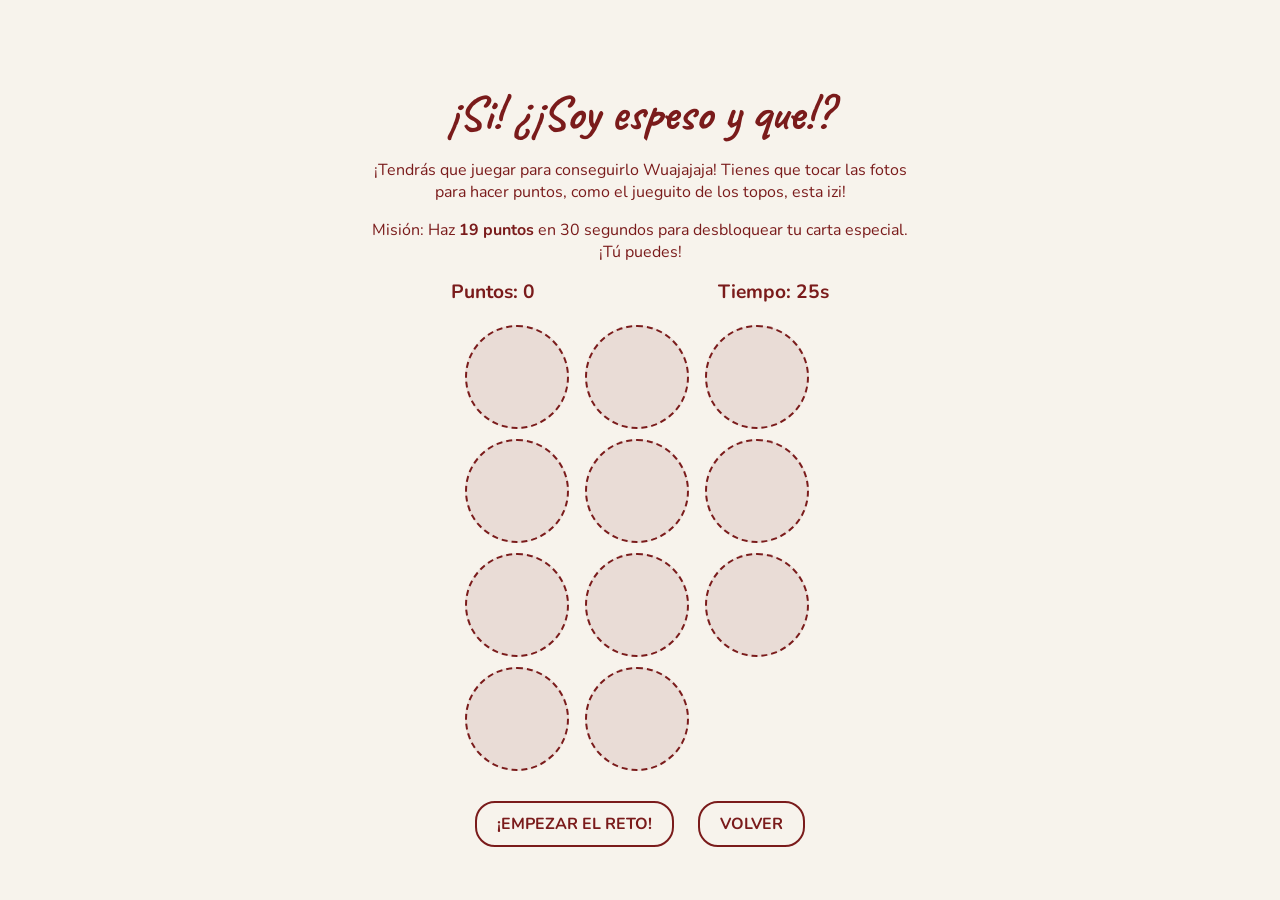
<file: juego.html>
<!DOCTYPE html>
<html lang="es">
<head>
    <meta charset="UTF-8">
    <meta name="viewport" content="width=device-width, initial-scale=1.0">
    <title>Atrapa mi Amor</title>
    <link href="https://fonts.googleapis.com/css2?family=Caveat:wght@400;700&family=Nunito:wght@400;700&display=swap" rel="stylesheet">
    <link rel="stylesheet" href="style.css">
</head>
<body>
    <div class="container">
        <h2>¡Si! ¿¡Soy espeso y que!?</h2>
        <p>¡Tendrás que juegar para conseguirlo Wuajajaja! Tienes que tocar las fotos para hacer puntos, como el jueguito de los topos, esta izi!</p>
        
        <p>Misión: Haz <strong>19 puntos</strong> en 30 segundos para desbloquear tu carta especial. ¡Tú puedes!</p>
        
        <div class="stats">
            <div>Puntos: <span id="score">0</span></div>
            <div>Tiempo: <span id="time">25</span>s</div>
        </div>

        <div class="game-container">
            <div class="hole" onclick="bonk(this)"><img src="a2.jpg" class="target"></div>
            <div class="hole" onclick="bonk(this)"><img src="a6.jpg" class="target"></div>
            <div class="hole" onclick="bonk(this)"><img src="a5.jpg" class="target"></div>
            <div class="hole" onclick="bonk(this)"><img src="a4.jpg" class="target"></div>
            <div class="hole" onclick="bonk(this)"><img src="a7.jpeg" class="target"></div>
            <div class="hole" onclick="bonk(this)"><img src="a8.jpeg" class="target"></div>
            <div class="hole" onclick="bonk(this)"><img src="a9.jpeg" class="target"></div>
            <div class="hole" onclick="bonk(this)"><img src="a10.jpeg" class="target"></div>
            <div class="hole" onclick="bonk(this)"><img src="a11.jpeg" class="target"></div>
            <div class="hole" onclick="bonk(this)"><img src="a12.jpeg" class="target"></div>
            <div class="hole" onclick="bonk(this)"><img src="a13.jpeg" class="target"></div>
            
        </div>

        <button id="start-btn" onclick="startGame()">¡EMPEZAR EL RETO!</button>
        <button onclick="window.location.href='menu.html'">VOLVER</button>
    </div>

    

    <script>
        const holes = document.querySelectorAll('.hole');
        const scoreBoard = document.querySelector('#score');
        const timeBoard = document.querySelector('#time');
        let lastHole;
        let timeUp = false;
        let score = 0;
        let countdown;

        function randomTime(min, max) {
            return Math.round(Math.random() * (max - min) + min);
        }

        function randomHole(holes) {
            const idx = Math.floor(Math.random() * holes.length);
            const hole = holes[idx];
            if (hole === lastHole) return randomHole(holes);
            lastHole = hole;
            return hole;
        }

        function peep() {
            // Bajé un poquitito el tiempo máximo (de 1200 a 1000) para que salgan más rápido y sea posible hacer los 30 puntos
            const time = randomTime(500, 1000); 
            const hole = randomHole(holes);
            hole.classList.add('up');
            setTimeout(() => {
                hole.classList.remove('up');
                if (!timeUp) peep();
            }, time);
        }

        function startGame() {
            scoreBoard.textContent = 0;
            timeBoard.textContent = 30;
            score = 0;
            timeUp = false;
            document.getElementById('start-btn').style.display = 'none';
            
            peep();
            
            let timeLeft = 30;
            countdown = setInterval(() => {
                timeLeft--;
                timeBoard.textContent = timeLeft;
                
                // AQUÍ ESTÁ LA NUEVA LÓGICA DE VICTORIA O DERROTA
                if (timeLeft <= 0) {
                    clearInterval(countdown);
                    timeUp = true;
                    
                    if (score >= 19) {
                        // Si gana, le damos el pase
                        alert('¡ESO! Hiciste ' + score + ' puntos. Bien mi vida, ahora sí puedes leer tu carta ❤️');
                        window.location.href = 'letter.html';
                    } else {
                        // Si pierde, calculamos cuánto le faltó
                        let faltantes = 19 - score;
                        alert('¡Uy! Hiciste ' + score + ' puntos. Que noob! Te faltaron ' + faltantes + ' puntitos para pasar... ¡Tú puedes, inténtalo de nuevo!');
                        // Volvemos a mostrar el botón para que reinicie
                        document.getElementById('start-btn').style.display = 'inline-block';
                        document.getElementById('start-btn').textContent = 'REINTENTAR';
                    }
                }
            }, 1000);
        }

        function bonk(e) {
            if (!e.classList.contains('up')) return;
            score++;
            e.classList.remove('up');
            scoreBoard.textContent = score;
        }
    </script>
</body>
</html>
</file>
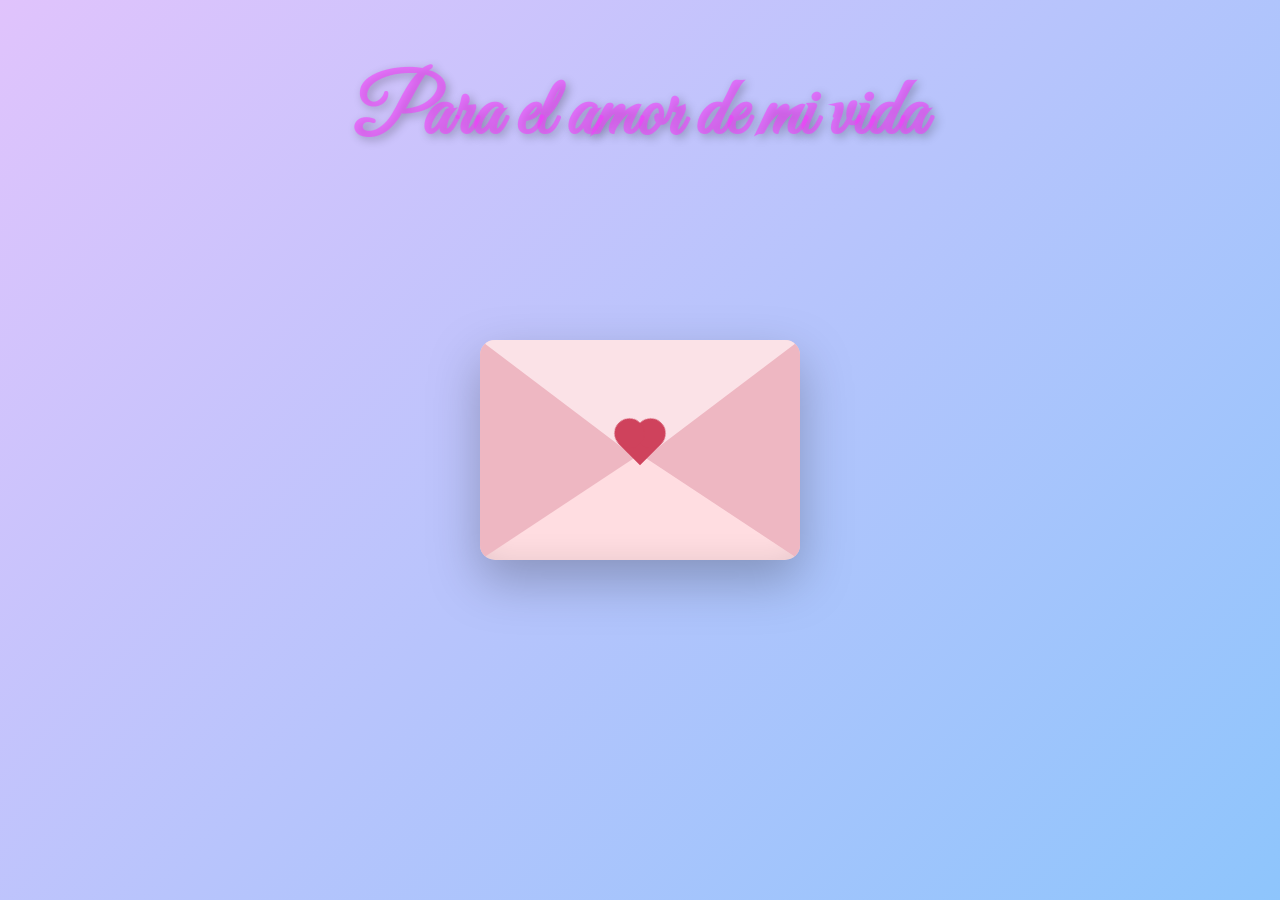
<file: letter.html>
<!DOCTYPE html>
<html lang="es">
<head>
    <meta charset="UTF-8">
    <meta name="viewport" content="width=device-width, initial-scale=1.0">
    <link rel="preconnect" href="https://fonts.googleapis.com">
    <link rel="preconnect" href="https://fonts.gstatic.com" crossorigin>
    <link href="https://fonts.googleapis.com/css2?family=Great+Vibes&family=Lora:ital,wght@0,400;1,400&family=Parisienne&display=swap" rel="stylesheet">
    <link rel="icon" href="data:image/svg+xml,<svg xmlns=%22http://www.w3.org/2000/svg%22 viewBox=%220 0 100 100%22><text y=%22.9em%22 font-size=%2290%22>💌</text></svg>">

    <title>Un Mensaje Especial para Ti</title>

    <style>
        :root {
            --color-fondo-gradiente-1: #e0c3fc;
            --color-fondo-gradiente-2: #8ec5fc;
            --color-sobre-cuerpo: #ffdde1;
            --color-sobre-solapa: #eeb7c2;
            --color-sobre-solapa-superior: #fbe2e7;
            --color-carta: #fdfbfb;
            --color-sello: #cf425c;
            --color-sombra-fuerte: rgba(0, 0, 0, 0.25);
            --color-sombra-suave: rgba(0, 0, 0, 0.1);
            --color-texto: #3a3a3a;
            --color-firma: #c91515;
            --fuente-titulo: 'Great Vibes', cursive;
            --fuente-fecha: 'Lora', serif;
            --fuente-carta: 'Parisienne', cursive;
            --duracion-apertura: 1.7s;
        }

        #loader {
            position: fixed; top: 0; left: 0; width: 100%; height: 100%;
            background: #f0f0f0; display: flex; justify-content: center; align-items: center;
            flex-direction: column; z-index: 1000; transition: opacity 0.7s ease, visibility 0.7s ease;
        }
        #loader.hidden { opacity: 0; visibility: hidden; }
        .loader-icon { font-size: 80px; color: var(--color-sello); }
        .progress-bar-container {
            width: 250px; height: 15px; background-color: #e0e0e0;
            border-radius: 10px; overflow: hidden; margin-top: 20px;
            box-shadow: inset 0 1px 3px rgba(0,0,0,0.1);
        }
        .progress-bar {
            width: 0%; height: 100%; background-color: var(--color-sello);
            border-radius: 10px; transition: width 0.3s ease;
        }
        #progress-percentage {
            margin-top: 10px; font-family: 'Lora', serif;
            font-size: 1rem; color: #555;
        }

        body {
            margin: 0; padding: 20px; box-sizing: border-box;
            display: flex; flex-direction: column; justify-content: center; align-items: center;
            min-height: 100vh;
            background: linear-gradient(135deg, var(--color-fondo-gradiente-1) 0%, var(--color-fondo-gradiente-2) 100%), 
                url('https://drive.google.com/thumbnail?id=1uv9wOVYu8h8PbX4EDBPl4YUm0ZMYNOj1&sz=w1000');
            background-size: cover; background-position: center;
            background-blend-mode: screen; overflow: hidden;
            
            -webkit-user-select: none;
            -moz-user-select: none;
            -ms-user-select: none;
            user-select: none;
            -webkit-tap-highlight-color: transparent;
        }
        
        .main-content {
            display: flex; flex-direction: column; align-items: center;
            justify-content: center;
        }

        /* TÍTULO CORREGIDO - AHORA NO EMPUJA EL SOBRE */
        h1 {
            font-family: var(--fuente-titulo); font-size: clamp(2.5rem, 10vw, 5rem);
            color: #f63afd93; text-shadow: 3px 3px 10px var(--color-sombra-fuerte);
            text-align: center; line-height: 1.1;
            position: absolute;
            top: 8vh; /* Controla la distancia desde arriba */
            left: 0;
            width: 100%;
            margin: 0;
            pointer-events: none; /* Para no bloquear clics */
        }

        .contenedor { perspective: 1500px; }

        .envoltura-sobre {
            position: relative; width: 320px; height: 220px;
            cursor: pointer;
            filter: drop-shadow(0px 20px 25px var(--color-sombra-fuerte));
            animation: latido 2.5s cubic-bezier(0.4, 0, 0.2, 1) infinite;
        }
        
        .envoltura-sobre.abierto, .envoltura-sobre.cerrando { animation: none; }

        @keyframes latido {
            0%, 100% { transform: scale(1); }
            50% { transform: scale(1.07); }
        }

        .sobre {
            position: absolute; width: 100%; height: 100%;
            background-color: var(--color-sobre-cuerpo);
            border-radius: 15px; box-shadow: inset 0 0 30px var(--color-sombra-suave);
        }
        
        .sobre::before {
            content: ''; position: absolute; top: 0; left: 0; width: 100%; height: 100%;
            border-radius: 15px;
            background: linear-gradient(225deg, var(--color-sobre-cuerpo) 50%, var(--color-sobre-solapa) 50%);
            opacity: 0; transition: opacity 0.5s calc(var(--duracion-apertura) * 0.5) ease;
        }
        .envoltura-sobre.abierto .sobre::before { opacity: 1; }

        .solapa {
            position: absolute; transform-style: preserve-3d;
            transition: transform 0.7s cubic-bezier(0.4, 0.0, 0.2, 1);
        }
        .solapa::after {
            content: ''; position: absolute; top: 0; left: 0; width: 100%; height: 100%;
            filter: drop-shadow(0 0 2px var(--color-sombra-suave));
            transform: translateZ(-1px);
        }
        
        .solapa-superior {
            top: 0; left: 0; width: 100%; height: 55%;
            background-color: var(--color-sobre-solapa-superior);
            clip-path: polygon(0 0, 100% 0, 50% 100%);
            border-radius: 15px 15px 0 0; transform-origin: top; z-index: 6;
        }
        .solapa-izquierda {
            top: 0; left: 0; width: 52%; height: 100%;
            background-color: var(--color-sobre-solapa);
            clip-path: polygon(0 0, 100% 50%, 0 100%);
            border-radius: 15px 0 0 15px; transform-origin: left; z-index: 5; transition-delay: 0.35s;
        }
        .solapa-derecha {
            top: 0; right: 0; width: 52%; height: 100%;
            background-color: var(--color-sobre-solapa);
            clip-path: polygon(100% 0, 0 50%, 100% 100%);
            border-radius: 0 15px 15px 0; transform-origin: right; z-index: 5; transition-delay: 0.35s;
        }
        .solapa-superior::after, .solapa-izquierda::after, .solapa-derecha::after { clip-path: inherit; }

        .corazon {
            position: absolute; top: 50%; left: 50%; width: 30px; height: 30px;
            background-color: var(--color-sello);
            transform: translate(-50%, -70%) rotate(45deg); z-index: 10;
            transition: transform 0.5s 0.2s ease-out, opacity 0.5s 0.2s ease-out;
        }
        .corazon::before, .corazon::after {
            content: ''; position: absolute; width: 30px; height: 30px;
            background-color: inherit; border-radius: 50%;
        }
        .corazon::before { top: -15px; left: 0; } .corazon::after { top: 0; left: -15px; }

        .corazon:hover, .corazon:active {
            animation: temblor-corazon 0.4s linear infinite;
        }

        @keyframes temblor-corazon {
            0% { transform: translate(-50%, -70%) rotate(45deg) scale(1.0); }
            25% { transform: translate(-50%, -70%) rotate(42deg) scale(1.1); }
            50% { transform: translate(-50%, -70%) rotate(45deg) scale(1.2); }
            75% { transform: translate(-50%, -70%) rotate(48deg) scale(1.1); }
            100% { transform: translate(-50%, -70%) rotate(45deg) scale(1.0); }
        }

        .carta {
            position: fixed; top: 50%; left: 50%;
            width: 320px; height: 220px;
            transform: translate(-50%, -40%) scale(1);
            opacity: 0; z-index: 1; pointer-events: none;
            background: var(--color-carta);
            border-radius: 10px; padding: 35px 25px 25px 25px; box-sizing: border-box;
            background-image: url('https://drive.google.com/thumbnail?id=1MD6SmwkJ_5hhSCON1E9oUV6CJqL2BTKb&sz=w1000');
            background-size: cover; background-position: center;
            background-blend-mode: screen; background-color: rgba(255, 255, 255, 0.88);
        }
        
        .envoltura-sobre.abierto .carta {
            animation: animacion-abrir-carta var(--duracion-apertura) 0.7s forwards cubic-bezier(0.18, 0.89, 0.32, 1.28);
            pointer-events: auto;
        }
        .envoltura-sobre.cerrando .carta {
            animation: animacion-cerrar-carta 1.2s forwards cubic-bezier(0.6, -0.28, 0.74, 0.05);
        }

        .envoltura-sobre.abierto .solapa-superior { transform: rotateX(180deg); z-index: 0; }
        .envoltura-sobre.abierto .solapa-izquierda { transform: rotateY(180deg); transition-delay: 0.3s; z-index: 0; }
        .envoltura-sobre.abierto .solapa-derecha { transform: rotateY(-180deg); transition-delay: 0.3s; z-index: 0; }
        .envoltura-sobre.abierto .corazon { transform: translateY(-200px) scale(0.5); opacity: 0; animation: none; }

        /* ALTURAS CORREGIDAS A 85vh PARA DEJAR MARGEN PERFECTO */
        @keyframes animacion-abrir-carta {
            0% { transform: translate(-50%, -40%) scale(1); opacity: 0; z-index: 1; }
            40% { transform: translate(-50%, -100%) scale(1.1); opacity: 1; z-index: 20; }
            100% {
                transform: translate(-50%, -50%) scale(1);
                opacity: 1; z-index: 30;
                width: 90vw; height: 85vh; max-width: 700px;
                top: 50%;
            }
        }
        @keyframes animacion-cerrar-carta {
            0% {
                transform: translate(-50%, -50%) scale(1);
                opacity: 1; z-index: 30;
                width: 90vw; height: 85vh; max-width: 700px;
                top: 50%;
            }
            60% { transform: translate(-50%, -100%) scale(1.1); opacity: 1; z-index: 20; }
            100% {
                transform: translate(-50%, -40%) scale(1);
                opacity: 0; z-index: 1;
                width: 320px; height: 220px;
            }
        }

        .btn-cerrar {
            position: absolute;
            top: 10px;
            right: 15px;
            background: none;
            border: none;
            font-size: 1.5rem;
            color: #666;
            cursor: pointer;
            display: none;
            z-index: 50;
            padding: 5px;
        }
        .envoltura-sobre.abierto .btn-cerrar { display: block; }

        .contenido { color: var(--color-texto); width: 100%; height: 100%; overflow: auto; padding-right: 15px; padding-bottom: 20px; }
        .contenido .fecha { display: block; text-align: right; font-size: 1.1rem; font-family: var(--fuente-fecha); font-style: italic; color: #888; margin-bottom: 20px; }
        .contenido .saludo { font-size: 2.2rem; margin-bottom: 15px; font-family: var(--fuente-carta); }
        .contenido .cuerpo { font-size: 1.2rem; line-height: 1.6; margin-bottom: 20px; font-family: var(--fuente-fecha); }
        .contenido .frase-resaltada { font-size: 2rem; font-family: var(--fuente-carta); text-align: center; color: var(--color-sello); margin: 30px 0; }
        .contenido .firma { font-size: 2.5rem; text-align: right; color: var(--color-firma); margin: 0; font-family: var(--fuente-carta); }

        .bloque-firma {
            display: flex; align-items: flex-end; justify-content: flex-end;
            gap: 20px; margin-top: 30px;
        }
        .imagen-recuerdo {
            width: 150px; height: auto; border-radius: 8px;
        }
        
        @media (max-width: 768px) {
            h1 { font-size: 2.9rem; top: 6vh; }
            .envoltura-sobre { width: 280px; height: 193px; }
            .contenido { padding-right: 5px;}
            .contenido .saludo { font-size: 1.8rem; }
            .contenido .cuerpo { font-size: 1.1rem; }
            .contenido .frase-resaltada { font-size: 1.6rem; }
            .contenido .firma { font-size: 1.8rem; text-align: center; }

            .bloque-firma {
                flex-direction: column;
                align-items: center;
                gap: 20px;
            }
            .imagen-recuerdo {
                order: 0;
                width: 70%;
                max-width: 150px;
            }
        }

        .corazon-magico {
            position: fixed; font-size: var(--fs);
            text-shadow: 0 0 10px rgba(255,255,255,0.7);
            pointer-events: none; opacity: 0;
            animation: corazon-magico-anim var(--dur) ease-out forwards;
        }
        @keyframes corazon-magico-anim {
            0% { opacity: 0; transform: translate(0, 0) scale(0.8) rotate(0deg); }
            25% { opacity: 1; transform: translate(var(--x-mid), var(--y-mid)) scale(1.8) rotate(var(--r-mid)); }
            100% { opacity: 0; transform: translate(var(--x-end), var(--y-end)) scale(var(--s-end)) rotate(var(--r-end)); }
        }
    </style>
</head>
<body>

    <div id="loader">
        <div class="loader-icon">💌</div>
        <div class="progress-bar-container">
            <div id="progress-bar" class="progress-bar"></div>
        </div>
        <div id="progress-percentage">0%</div>
    </div>
    
    <main class="main-content">
        <h1>Para el amor de mi vida</h1>

        <div class="contenedor">
            <div class="envoltura-sobre">
                <div class="sobre"></div>
                <div class="solapa solapa-superior"></div>
                <div class="solapa solapa-derecha"></div>
                <div class="solapa solapa-izquierda"></div>
                <div class="corazon"></div>
                <div class="carta">
                    <button class="btn-cerrar" id="btn-cerrar">✖</button>
                    <div class="contenido">
                        <span class="fecha">19 de abril de 2026</span>
                        <h3 class="saludo">¡Feliz aniversario mi amor!</h3>
                        <p class="cuerpo">Hay universos enteros en tus ojos, y he tenido la bendición de perderme en ellos. No eres un capítulo en mi historia, creo que eres una de las razones por la que ha sido escrita (después de Dios obvio). Ya ha pasado un año desde que nuestra historia comenzó y si te soy sincero no se más te puedo decir jahjahaj. Creo que ya te he dicho de todo en cada carta o regalo que te di. Pero podría decir que todo se resume en una sola cosa...</p>
                        
                        <h3 class="frase-resaltada">"No puedo imaginar una vida en la que no estés tú"</h3>    
                        
                        <p class="cuerpo">No sabes cuantas veces le oro a Dios para que esta hermosa y dramática historia que construimos dure para siempre. Se que hay situaciones y problemas que nos tuvieron mal (sobre todo en la iglesia que irónico) y hemos cometido muchos errores (de los cuales ya nos arrepentimos obvio), pero a pesar de eso estoy feliz porque todo eso lo he vivido junto a ti. No imagino una vida sin la persona con la que puedo ser yo mismo sin miedo a ser juzgado, simplemente no imagino una vida sin mi bendición.</p>
                        <p class="cuerpo">Gracias por desde ahora ser una gran mujer, una ayuda idónea que me da cachetadas cuando realmente lo necesito, esa chica que me saca sonrisas con su forma de ser y sus locuras (igual te voy a internar loca), esa que siempre se preocupa por mi y siempre se esfuerza por ser la mejor. Eres mi inspiración para ser una mejor persona cada día, y me haces querer ser el hombre que mereces. Gracias por amarme con todas mis virtudes y defectos, por hacerme sentir amado y valorado cada día. Simplemente gracias por ser tú. No puedo esperar a seguir construyendo nuestra historia juntos, y descubrir que es lo que tiene Dios para nosotros en los próximos años que tendremos a Su lado. Eclesiastes 4:12</p>
                             
                        <p class="cuerpo">Gracias por ser mi calma en medio del caos, y sobre todo por ser mi más bonita canción. 🎵💖</p>
                        
                        <div class="bloque-firma">
                            <img src="besito.png" alt="Foto de recuerdo" class="imagen-recuerdo">
                            <p class="firma">Con amor eterno,<br>Antonio</p>
                        </div>

                    </div>
                </div>
            </div>
        </div>
    </main>
    
    <audio id="sound" src="Linda Wawita.mp4" type="audio/mpeg" preload="auto"></audio>

    <script>
        window.addEventListener('load', () => {
            const loader = document.getElementById('loader');
            const progressBar = document.getElementById('progress-bar');
            const percentageText = document.getElementById('progress-percentage');
            
            const imageUrls = [
                'https://drive.google.com/thumbnail?id=1uv9wOVYu8h8PbX4EDBPl4YUm0ZMYNOj1',
                'https://drive.google.com/thumbnail?id=1MD6SmwkJ_5hhSCON1E9oUV6CJqL2BTKb',
                'https://drive.google.com/thumbnail?id=1SsZk-dSh2jGsS2kGgCqhZIgeD9ZUi_jM'
            ];

            let imagesLoaded = 0;
            const totalImages = imageUrls.length;

            if (totalImages === 0) {
                startApp(); return;
            }

            const imageLoaded = () => {
                imagesLoaded++;
                let percent = Math.round((imagesLoaded / totalImages) * 100);
                progressBar.style.width = percent + '%';
                percentageText.textContent = percent + '%';
                if (imagesLoaded === totalImages) setTimeout(startApp, 500);
            };

            imageUrls.forEach(url => {
                const img = new Image();
                img.onload = imageLoaded;
                img.onerror = imageLoaded;
                img.src = url;
            });

            function startApp() {
                loader.classList.add('hidden');
                loader.addEventListener('transitionend', initializeLetter, { once: true });
            }
        });

        function initializeLetter() {
            const envoltura = document.querySelector(".envoltura-sobre");
            const carta = document.querySelector(".carta");
            const sonido = document.getElementById("sound");
            
            let isAnimating = false;
            let cartaAbierta = false;
            const esMovil = window.innerWidth <= 768;

            function gestionarAnimacion(accion) {
                if (isAnimating) return;
                isAnimating = true;

                if (accion === 'abrir') {
                    envoltura.classList.add('abierto');
                    sonido.volume = 0.4;
                    sonido.play().catch(e => console.log("La reproducción automática fue bloqueada."));
                    
                    if (esMovil) {
                        setTimeout(() => {
                            carta.style.top = '15px';
                            carta.style.transform = 'translateX(-50%)';
                            carta.style.width = '95vw';
                            carta.style.height = 'calc(100vh - 30px)';
                        }, 1700);
                    }

                    carta.addEventListener('animationend', () => {
                        isAnimating = false;
                        cartaAbierta = true;
                    }, { once: true });
                    setTimeout(crearCorazones, 800);

                } else if (accion === 'cerrar') {
                    carta.style.top = '';
                    carta.style.transform = '';
                    carta.style.width = '';
                    carta.style.height = '';
                    void carta.offsetWidth;
                    
                    envoltura.classList.add('cerrando');
                    if(sonido) {
                      sonido.pause();
                      sonido.currentTime = 0;
                    }

                    carta.addEventListener('animationend', () => {
                        envoltura.classList.remove('abierto', 'cerrando');
                        isAnimating = false;
                        cartaAbierta = false;
                    }, { once: true });
                }
            }
            
            document.addEventListener('click', (e) => {
                if (isAnimating) return;
                const clickEnSobre = e.target.closest('.envoltura-sobre');
                const clickEnCarta = e.target.closest('.carta');
                const clickEnCerrar = e.target.closest('.btn-cerrar');
                
                if (!cartaAbierta) {
                    if (clickEnSobre && !clickEnSobre.classList.contains('abierto')) {
                        gestionarAnimacion('abrir');
                    }
                } else {
                    if (clickEnCerrar || !clickEnCarta) {
                        gestionarAnimacion('cerrar');
                    }
                }
            });

            function crearCorazones() {
                if (!envoltura.classList.contains('abierto') || envoltura.classList.contains('cerrando')) return;
                
                const contenedor = document.body;
                const cantidad = 30;
                const emojis = ['❤️', '💖', '💕', '✨', '💜', '💙', '💚'];
                const sobreRect = envoltura.getBoundingClientRect();
                const startX = sobreRect.left + sobreRect.width / 2;
                const startY = sobreRect.top + sobreRect.height / 2;

                for (let i = 0; i < cantidad; i++) {
                    setTimeout(() => {
                        if (!cartaAbierta) return;
                        const corazon = document.createElement('div');
                        corazon.className = 'corazon-magico';
                        corazon.innerHTML = emojis[i % emojis.length];
                        
                        corazon.style.left = `${startX}px`;
                        corazon.style.top = `${startY}px`;

                        const duracion = Math.random() * 2 + 3;
                        const fontSize = Math.random() * 15 + 15;
                        const xEnd = (Math.random() - 0.5) * window.innerWidth * 1.2;
                        const yEnd = (Math.random() - 0.5) * window.innerHeight * 1.2;
                        const scaleEnd = Math.random() * 0.5 + 0.25;
                        const rotationEnd = (Math.random() - 0.5) * 720;
                        const xMid = (Math.random() - 0.5) * 200;
                        const yMid = (Math.random() - 0.5) * 200;
                        const rotationMid = (Math.random() - 0.5) * 360;
                        
                        corazon.style.setProperty('--dur', `${duracion}s`);
                        corazon.style.setProperty('--fs', `${fontSize}px`);
                        corazon.style.setProperty('--x-end', `${xEnd}px`);
                        corazon.style.setProperty('--y-end', `${yEnd}px`);
                        corazon.style.setProperty('--s-end', scaleEnd);
                        corazon.style.setProperty('--r-end', `${rotationEnd}deg`);
                        corazon.style.setProperty('--x-mid', `${xMid}px`);
                        corazon.style.setProperty('--y-mid', `${yMid}px`);
                        corazon.style.setProperty('--r-mid', `${rotationMid}deg`);
                        
                        contenedor.appendChild(corazon);
                        setTimeout(() => corazon.remove(), duracion * 1000);

                    }, i * 50);
                }
            }
        }
    </script>
</body>
</html>
</file>
<file: style.css>
:root {
    --bg-color: #f7f3ec;
    --text-color: #7a1b1b;
    --btn-bg: transparent;
}

body {
    margin: 0;
    padding: 0;
    font-family: 'Nunito', sans-serif;
    background-color: var(--bg-color);
    color: var(--text-color);
    display: flex;
    justify-content: center;
    align-items: center;
    height: 100vh;
    overflow: hidden;
    background-image: url('https://www.transparenttextures.com/patterns/crumpled-paper.png');
}

h1, h2 {
    font-family: 'Caveat', cursive;
    font-size: 3rem;
    margin-bottom: 10px;
    text-align: center;
}

/* Contenedor principal que reemplaza a la antigua ".screen" */
.container {
    text-align: center;
    width: 100%;
    max-width: 600px;
    padding: 20px;
    box-sizing: border-box;
    animation: fadeIn 0.5s ease-in-out;
}

button {
    font-family: 'Nunito', sans-serif;
    font-weight: bold;
    font-size: 1rem;
    padding: 10px 20px;
    margin: 10px;
    border: 2px solid var(--text-color);
    border-radius: 20px;
    background-color: var(--btn-bg);
    color: var(--text-color);
    cursor: pointer;
    transition: all 0.3s;
}

button:hover {
    background-color: var(--text-color);
    color: white;
}

.menu-grid {
    display: grid;
    grid-template-columns: 1fr 1fr;
    gap: 20px;
    margin-top: 30px;
}

.menu-btn {
    font-size: 3rem;
    padding: 30px 10px;
    border-radius: 15px;
    background-color: rgba(255, 255, 255, 0.5);
}

.content-box {
    background: rgba(255, 255, 255, 0.6);
    padding: 20px;
    border-radius: 15px;
    margin-bottom: 20px;
    max-height: 60vh;
    overflow-y: auto;
}

.letter-text {
    font-family: 'Caveat', cursive;
    font-size: 1.5rem;
    text-align: left;
    line-height: 1.5;
}

@keyframes fadeIn {
    from { opacity: 0; transform: translateY(10px); }
    to { opacity: 1; transform: translateY(0); }
}

/* --- AGREGAR AL FINAL DE style.css --- */
.screen {
    display: none;
}
.screen.active {
    display: block;
}
.question-img, .icon-img {
    width: 150px;
    height: 150px;
    object-fit: cover;
    border-radius: 15px;
    border: 3px solid var(--text-color);
    margin-bottom: 10px;
}
.icon-img {
    border: none;
}
.options-container {
    display: flex;
    flex-direction: column;
    gap: 10px;
    align-items: center;
}
.options-container button {
    width: 90%;
    max-width: 300px;
    margin: 5px;
}
input[type="text"] {
    font-family: 'Nunito', sans-serif;
    font-size: 1.2rem;
    padding: 12px 15px;
    width: 80%;
    max-width: 300px;
    border: 2px solid var(--text-color);
    border-radius: 20px;
    background-color: rgba(255, 255, 255, 0.6);
    color: var(--text-color);
    margin-bottom: 5px;
    text-align: center;
    transition: all 0.3s;
}
input[type="text"]:focus {
    outline: none;
    background-color: rgba(255, 255, 255, 0.9);
}
.error-msg {
    color: #d32f2f;
    font-size: 0.9rem;
    font-weight: bold;
    height: 20px;
    margin-bottom: 15px;
    opacity: 0;
    transition: opacity 0.3s;
}

/* --- ESTILOS PARA EL JUEGO --- */
.game-container {
    display: grid;
    grid-template-columns: repeat(3, 1fr);
    gap: 10px;
    margin: 20px auto;
    max-width: 350px;
}

.hole {
    width: 100px;
    height: 100px;
    background: rgba(122, 27, 27, 0.1);
    border: 2px dashed var(--text-color);
    border-radius: 50%;
    position: relative;
    overflow: hidden;
    cursor: pointer;
}

.target {
    width: 80%;
    height: 80%;
    position: absolute;
    bottom: -100%; /* Escondido al inicio */
    left: 10%;
    transition: bottom 0.2s ease-out;
    pointer-events: none; /* Para que el click lo reciba el hole */
}

.hole.up .target {
    bottom: 10%; /* Sube cuando el agujero tiene la clase 'up' */
}

.stats {
    display: flex;
    justify-content: space-around;
    font-weight: bold;
    font-size: 1.2rem;
    margin-bottom: 10px;
}
</file>
